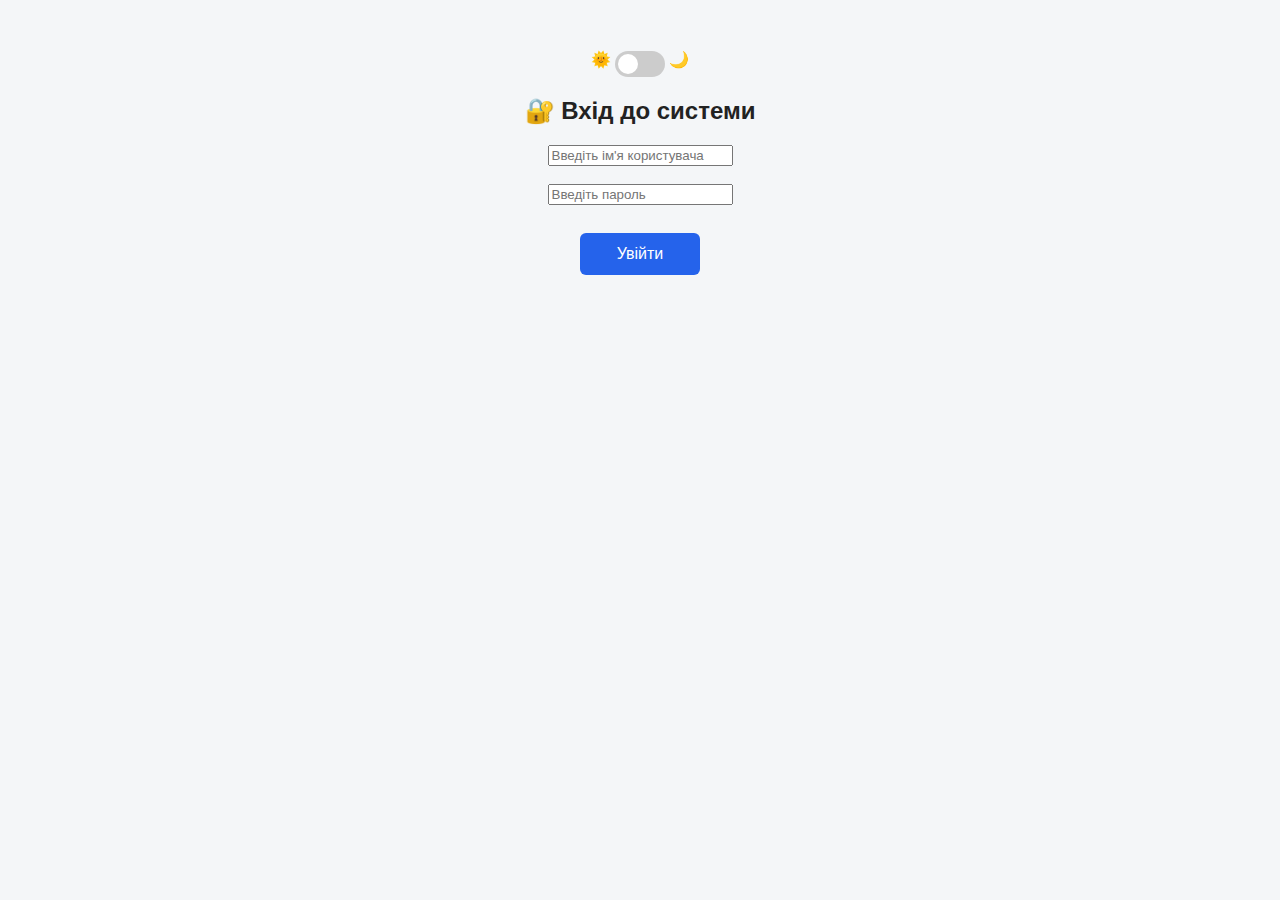
<file: index.html>
<!DOCTYPE html>
<html lang="uk">
<head>
  <meta charset="UTF-8">
  <meta name="viewport" content="width=device-width, initial-scale=1.0, maximum-scale=1">
  <title>Вхід</title>

  <!-- Тема за замовчуванням -->
  <link id="themeLink" rel="stylesheet" href="light.css">
 
  <script defer src="script_widgets.js"></script>
  <script defer src="script_login.js"></script>
</head>
<body>

  <!-- 🌗 Віджет перемикача теми -->
  <div class="theme-widget">
    <span class="sun">🌞</span>
    <label class="switch">
      <input type="checkbox" id="themeCheckbox">
      <span class="slider round"></span>
    </label>
    <span class="moon">🌙</span>
  </div>

  <!-- 🔐 Форма входу -->
  <div class="login-container">
    <h2>🔐 Вхід до системи</h2>
    <input id="username" type="text" placeholder="Введіть ім'я користувача"><br><br>
    <input id="password" type="password" placeholder="Введіть пароль"><br><br>
    <button id="loginBtn">Увійти</button>
    <p id="loginMsg"></p>
  </div>


</body>
</html>
</file>
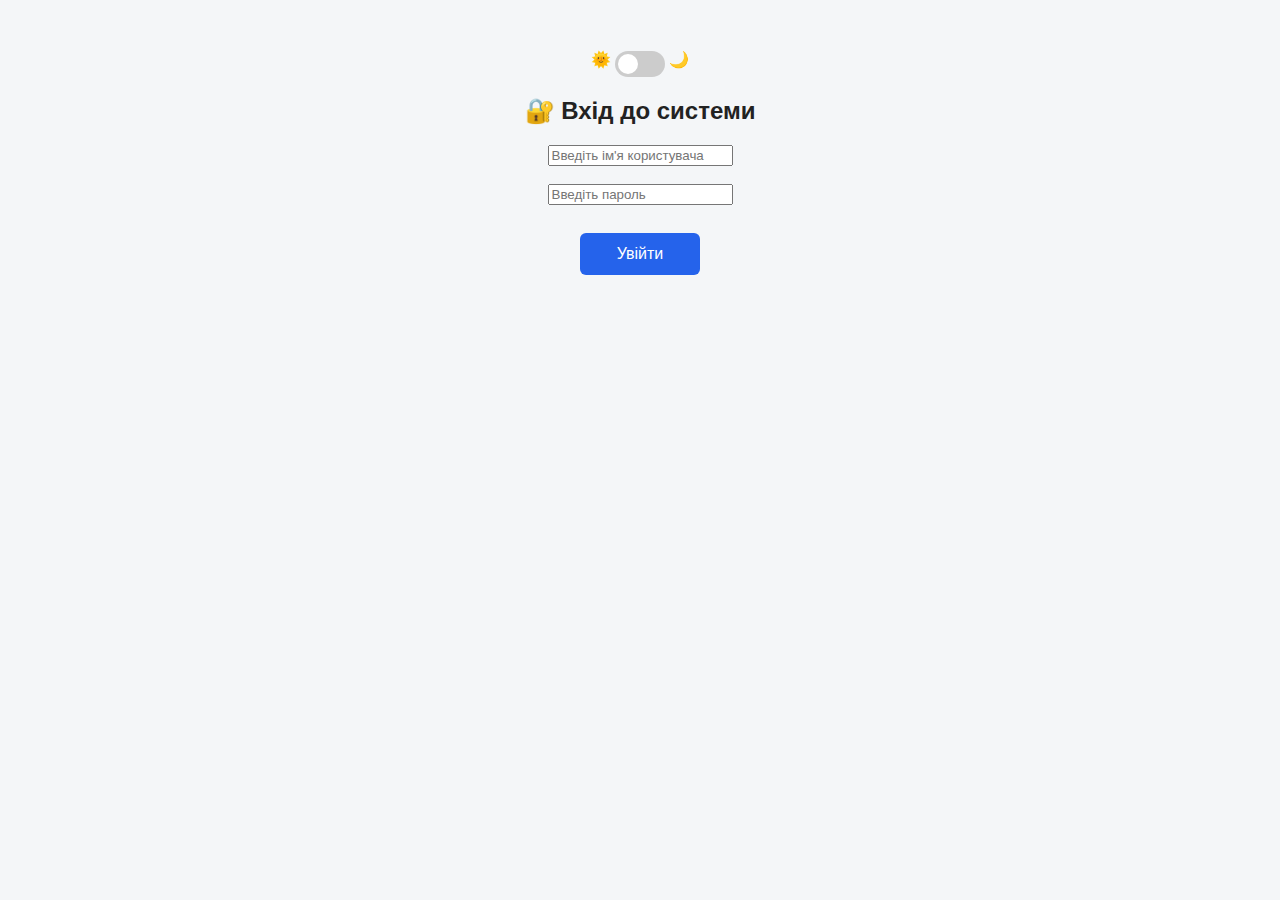
<file: page1.html>
<!DOCTYPE html>
<html lang="uk">
<head>
  <meta charset="UTF-8">
  <meta name="viewport" content="width=device-width, initial-scale=1.0">
  <title>Сторінка 1</title>
  <link rel="stylesheet" href="style.css">
</head>
<body>
   <!-- 🔘 Перемикач теми -->
  <div class="theme-switch">
    <span>🌞</span>
    <label class="switch">
      <input type="checkbox" id="themeCheckbox">
      <span class="slider"></span>
    </label>
    <span>🌙</span>
  </div>
  
  <div id="content" style="text-align:center; margin-top:50px;">
    <h1>Сторінка 1</h1>
    <p>Це перша приватна сторінка.</p>
    <button onclick="location.href='index.html'">На головну</button>

  </div>

  <script>
    // 🔒 Якщо не авторизований — повертаємо на головну
    if (localStorage.getItem("loggedIn") !== "true") {
      location.href = "index.html";
    }
  </script>
</body>
</html>
</file>
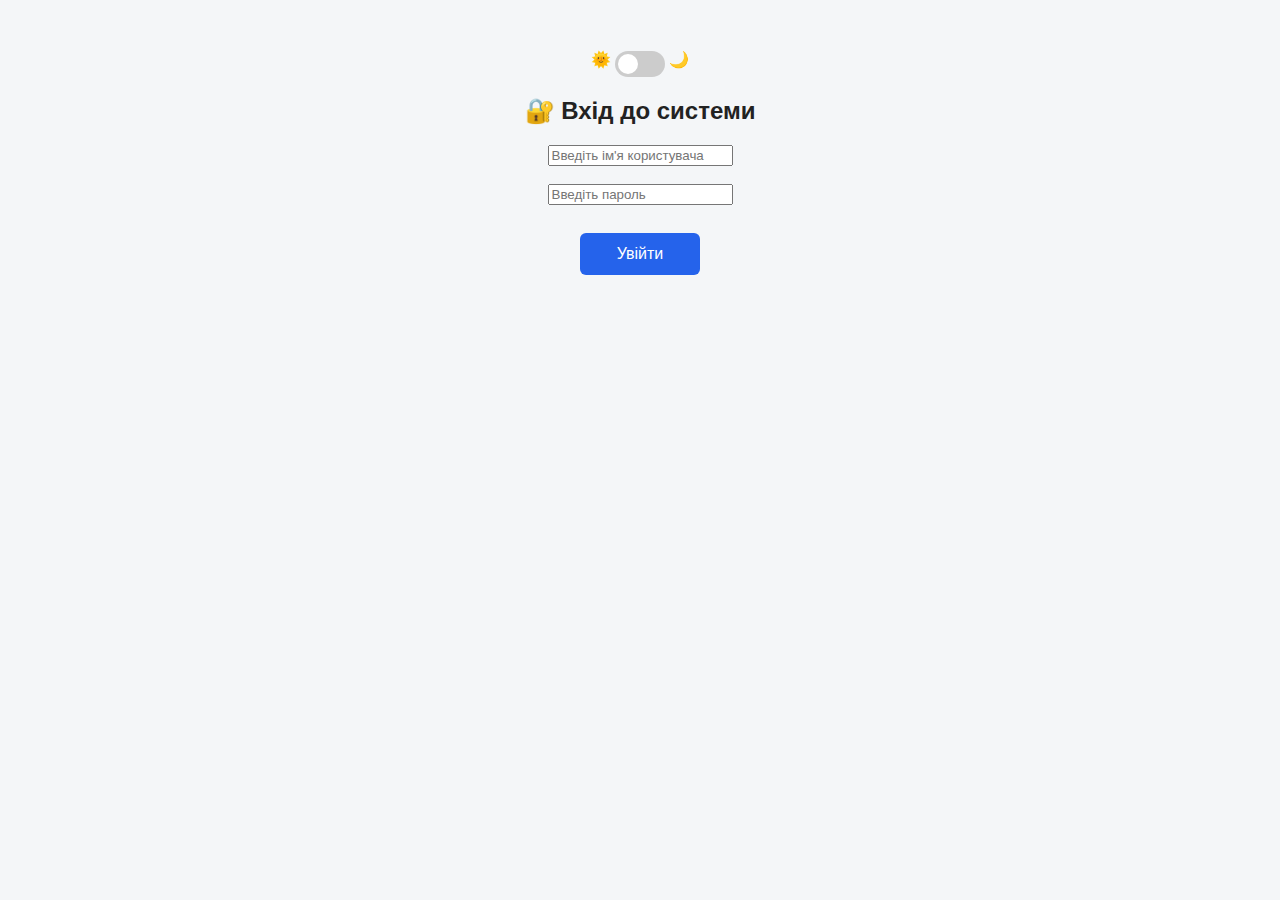
<file: page2.html>
<!DOCTYPE html>
<html lang="uk">
<head>
  <meta charset="UTF-8">
  <meta name="viewport" content="width=device-width, initial-scale=1.0">
  <title>Сторінка 2</title>
  <link rel="stylesheet" href="style.css">
  <script src="script.js"></script>
</head>
<body>
   <!-- 🔘 Перемикач теми -->
  <div class="theme-switch">
    <span>🌞</span>
    <label class="switch">
      <input type="checkbox" id="themeCheckbox">
      <span class="slider"></span>
    </label>
    <span>🌙</span>
  </div>
  
  <div id="content" style="text-align:center; margin-top:50px;">
    <h1>Сторінка 2</h1>
    <p>Це друга приватна сторінка.</p>
    <button onclick="location.href='index.html'">На головну</button>
   
  </div>

  <script>
    if (localStorage.getItem("loggedIn") !== "true") {
      location.href = "index.html";
    }
  </script>
</body>
</html>
</file>
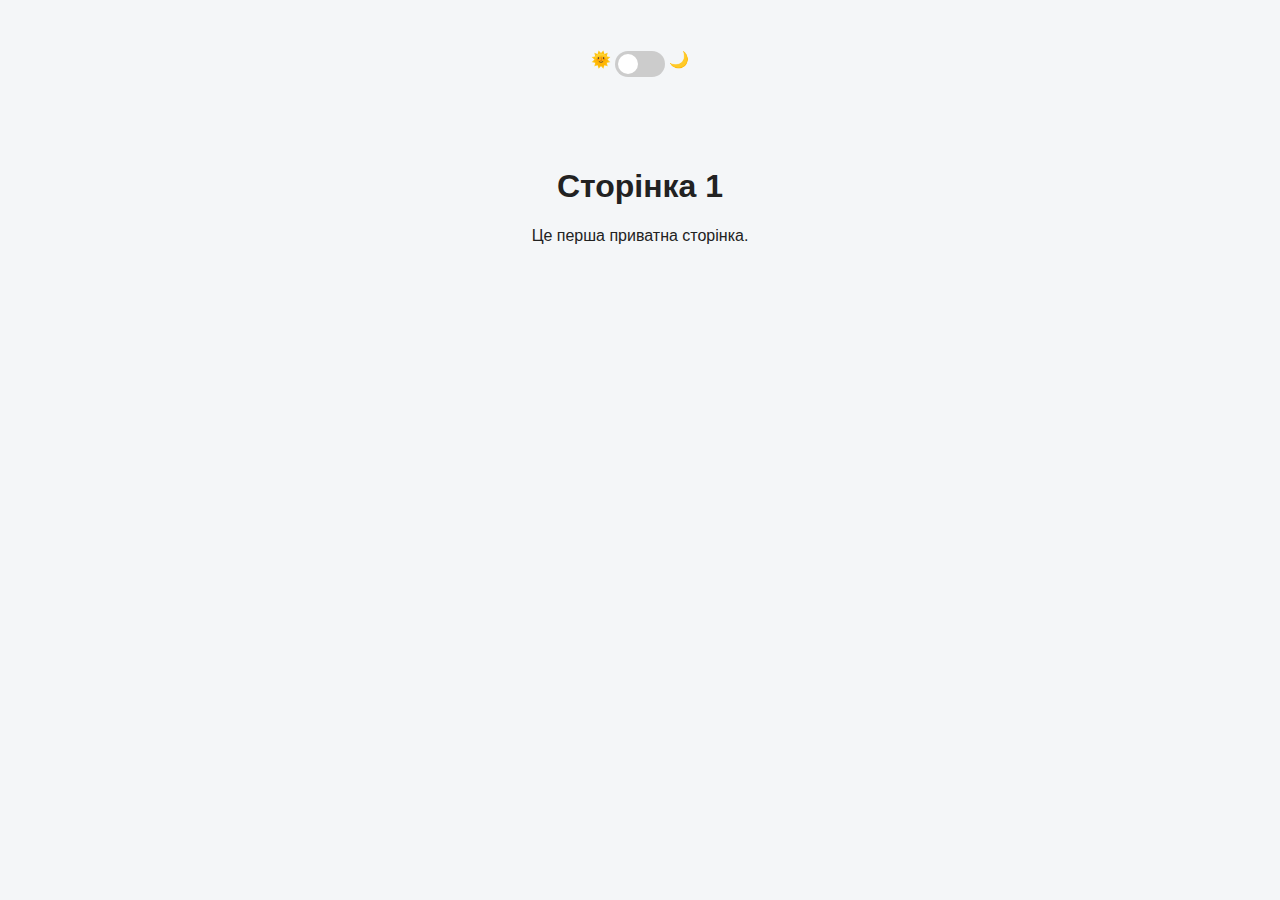
<file: PO_EN.html>
<!DOCTYPE html>
<html lang="uk">
<head>
  <meta charset="UTF-8">
  <meta name="viewport" content="width=device-width, initial-scale=1.0, maximum-scale=1">
  <title>Сторінка 1</title>
  <script defer src="script_widgets.js"></script>
  <link id="themeLink" rel="stylesheet" href="light.css">

</head>
<body>
   <!-- 🔘 Перемикач теми -->
  <div class="theme-widget">
    <span class="sun">🌞</span>
    <label class="switch">
      <input type="checkbox" id="themeCheckbox">
      <span class="slider round"></span>
    </label>
    <span class="moon">🌙</span>
  </div>
  
  <div id="content" style="text-align:center; margin-top:50px;">
    <h1>Сторінка 1</h1>
    <p>Це перша приватна сторінка.</p>


  

</body>
</html>
</file>
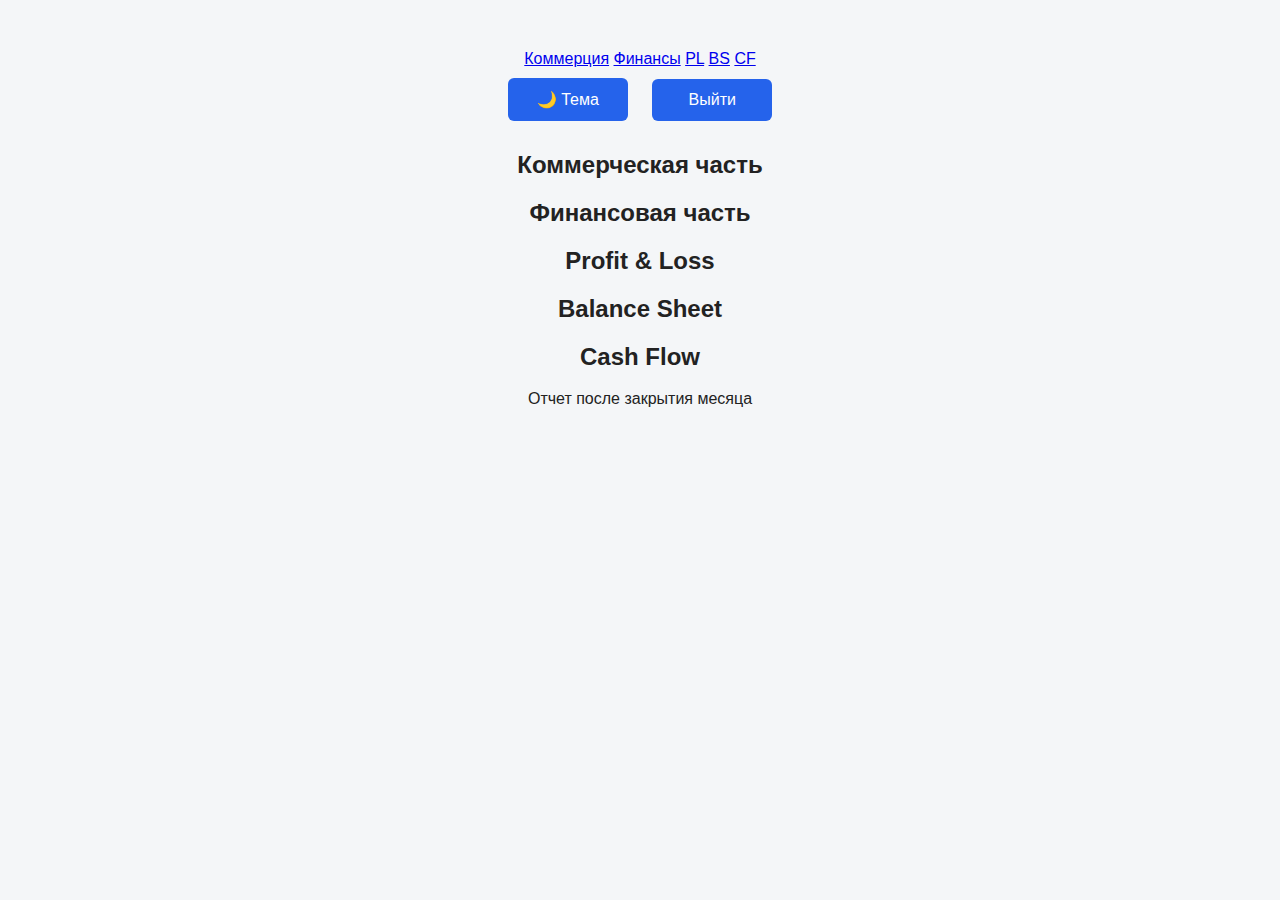
<file: PO_RU.html>
<!DOCTYPE html>
<html lang="ru">
<head>
  <meta charset="UTF-8" />
  <meta name="viewport" content="width=device-width, initial-scale=1.0" />
  <title>Отчет с графиками</title>

  <!-- Plotly -->
  <script src="https://cdn.plot.ly/plotly-latest.min.js"></script>

  <!-- Підключення тем -->
  <link rel="stylesheet" href="light.css" id="theme-link">
</head>
<body>
  <nav>
    <div class="nav-links">
      <a href="#commercial">Коммерция</a>
      <a href="#financial">Финансы</a>
      <a href="#pl">PL</a>
      <a href="#bs">BS</a>
      <a href="#cf">CF</a>
    </div>
    <div class="nav-actions">
      <button class="btn btn-theme" id="themeToggle">🌙 Тема</button>
      <button class="btn btn-logout" id="logoutBtn">Выйти</button>
    </div>
  </nav>

  <main>
    <section id="commercial">
      <h2>Коммерческая часть</h2>
      <div class="chart-container" id="sales_fig1"></div>
      <div class="chart-container" id="sales_fig2"></div>
    </section>

    <section id="financial">
      <h2>Финансовая часть</h2>
      <div class="chart-container" id="fin_fig1"></div>
      <div class="chart-container" id="fin_fig2"></div>
    </section>

    <section id="pl">
      <h2>Profit & Loss</h2>
      <div class="chart-container" id="pl_fig1"></div>
      <div class="chart-container" id="pl_fig2"></div>
    </section>

    <section id="bs">
      <h2>Balance Sheet</h2>
      <div class="chart-container" id="bs_fig1"></div>
    </section>

    <section id="cf">
      <h2>Cash Flow</h2>
      <div class="chart-container" id="cf_fig1"></div>
    </section>
  </main>

  <footer>
    Отчет после закрытия месяца
  </footer>

  <script src="script.js"></script>
</body>
</html>
</file>
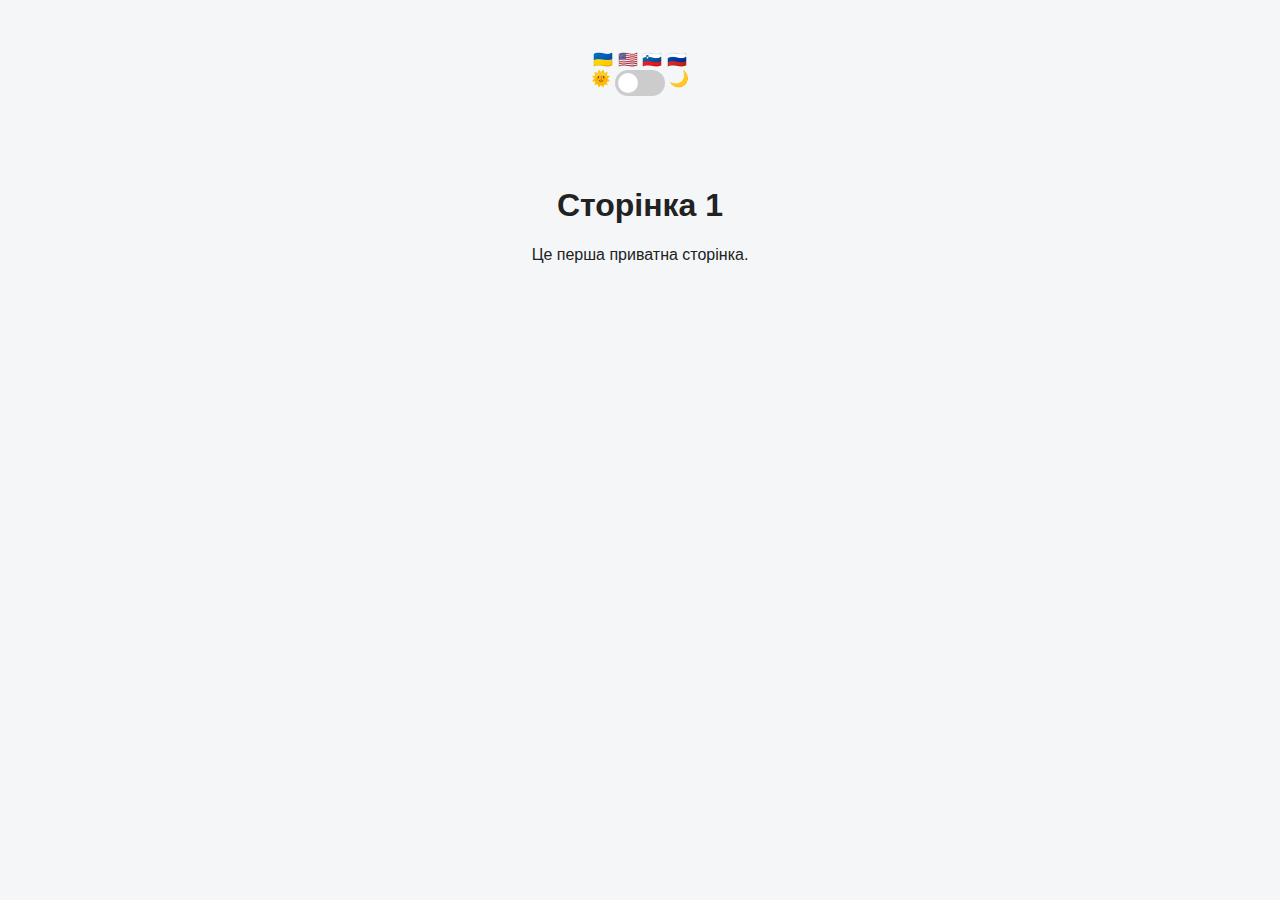
<file: PO_SI.html>
<!DOCTYPE html>
<html lang="uk">
<head>
  <meta charset="UTF-8">
  <meta name="viewport" content="width=device-width, initial-scale=1.0, maximum-scale=1">
  <title>Сторінка 1</title>
  <script defer src="script_widgets.js"></script>
  <link id="themeLink" rel="stylesheet" href="light.css">

</head>
<body>
    <!-- 🌍 Віджет вибору мови -->
  <div class="language-widget">
    <span class="flag" data-lang="uk" title="Українська">🇺🇦</span>
    <span class="flag" data-lang="en" title="English">🇺🇸</span>
    <span class="flag" data-lang="si" title="Slovenščina">🇸🇮</span>
    <span class="flag" data-lang="ru" title="Русский">🇷🇺</span>
  </div>

  
   <!-- 🔘 Перемикач теми -->
  <div class="theme-widget">
    <span class="sun">🌞</span>
    <label class="switch">
      <input type="checkbox" id="themeCheckbox">
      <span class="slider round"></span>
    </label>
    <span class="moon">🌙</span>
  </div>





  
  
  <div id="content" style="text-align:center; margin-top:50px;">
    <h1>Сторінка 1</h1>
    <p>Це перша приватна сторінка.</p>


  

</body>
</html>
</file>
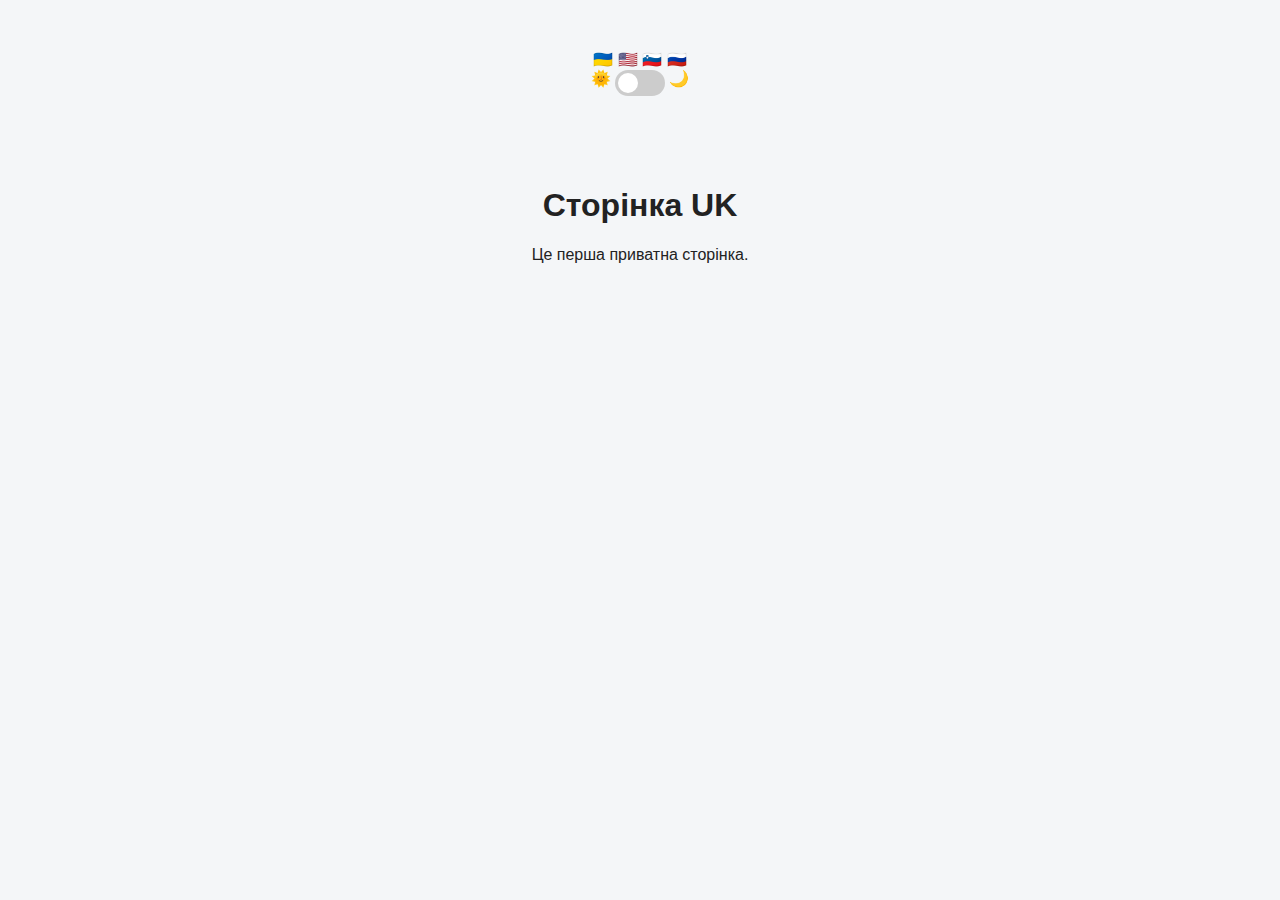
<file: PO_UK.html>
<!DOCTYPE html>
<html lang="uk">
<head>
  <meta charset="UTF-8">
  <meta name="viewport" content="width=device-width, initial-scale=1.0, maximum-scale=1">
  <title>Сторінка 1</title>
  <script defer src="script_widgets.js"></script>
  <link id="themeLink" rel="stylesheet" href="light.css">

</head>
<body>
    <!-- 🌍 Віджет вибору мови -->
  <div class="language-widget">
    <span class="flag" data-lang="uk" title="Українська">🇺🇦</span>
    <span class="flag" data-lang="en" title="English">🇺🇸</span>
    <span class="flag" data-lang="si" title="Slovenščina">🇸🇮</span>
    <span class="flag" data-lang="ru" title="Русский">🇷🇺</span>
  </div>

  
   <!-- 🔘 Перемикач теми -->
  <div class="theme-widget">
    <span class="sun">🌞</span>
    <label class="switch">
      <input type="checkbox" id="themeCheckbox">
      <span class="slider round"></span>
    </label>
    <span class="moon">🌙</span>
  </div>





  
  
  <div id="content" style="text-align:center; margin-top:50px;">
    <h1>Сторінка UK</h1>
    <p>Це перша приватна сторінка.</p>


  

</body>
</html>
</file>
<file: light.css>
body {
  font-family: Arial, sans-serif;
  background-color: #f4f6f8;
  color: #222;
  text-align: center;
  margin: 0;
  padding: 50px;
  transition: background-color 0.3s, color 0.3s;
  box-sizing: border-box;
}

/* 🔘 Кнопки */
button {
  margin: 10px;
  padding: 12px 20px;
  font-size: 16px;
  background-color: #2563eb;
  color: white;
  border: none;
  border-radius: 6px;
  cursor: pointer;
  transition: 0.2s;
  min-width: 120px;
}

button:hover {
  background-color: #1d4ed8;
}

/* 🧩 Контейнер логіну і контенту */
#login, #content {
  margin: 0 auto;
  max-width: 400px;
  padding: 20px;
  box-sizing: border-box;
}

/* 🔄 Перемикач теми */
.theme-switch {
  position: fixed;
  top: 15px;
  right: 15px;
  display: flex;
  align-items: center;
  gap: 8px;
  font-size: 14px;
}

.switch {
  position: relative;
  display: inline-block;
  width: 50px;
  height: 26px;
}

.switch input {
  opacity: 0;
  width: 0;
  height: 0;
}

.slider {
  position: absolute;
  cursor: pointer;
  inset: 0;
  background-color: #ccc;
  transition: 0.4s;
  border-radius: 34px;
}

.slider:before {
  position: absolute;
  content: "";
  height: 20px;
  width: 20px;
  left: 3px;
  bottom: 3px;
  background-color: white;
  transition: 0.4s;
  border-radius: 50%;
}

input:checked + .slider {
  background-color: #2563eb;
}

input:checked + .slider:before {
  transform: translateX(24px);
}

/* 📱 Адаптивність */
@media (max-width: 600px) {
  body {
    padding: 20px;
    font-size: 14px;
  }

  #login, #content {
    width: 100%;
    padding: 15px;
  }

  input[type="password"] {
    width: 90%;
    padding: 10px;
    font-size: 16px;
  }

  button {
    width: 100%;
    font-size: 16px;
    padding: 14px;
  }

  h1, h2 {
    font-size: 1.5em;
  }

  .theme-switch {
    top: 10px;
    right: 10px;
    font-size: 12px;
  }
}
</file>
<file: style.css>
/* 🌞 Світла тема */
body {
  font-family: Arial, sans-serif;
  background-color: #f4f6f8;
  color: #222;
  text-align: center;
  margin: 0;
  padding: 50px;
  transition: background-color 0.3s, color 0.3s;
}

/* 🌙 Темна тема */
body.dark-mode {
  background-color: #1e293b;
  color: #f8fafc;
}

/* 🔘 Кнопки */
button {
  margin: 10px;
  padding: 12px 20px;
  font-size: 16px;
  background-color: #2563eb;
  color: white;
  border: none;
  border-radius: 6px;
  cursor: pointer;
  transition: 0.2s;
}

button:hover {
  background-color: #1d4ed8;
}

/* 🔄 Перемикач теми */
.theme-switch {
  position: fixed;
  top: 15px;
  right: 15px;
  display: flex;
  align-items: center;
  gap: 8px;
  font-size: 14px;
}

.switch {
  position: relative;
  display: inline-block;
  width: 50px;
  height: 26px;
}

.switch input {
  opacity: 0;
  width: 0;
  height: 0;
}

.slider {
  position: absolute;
  cursor: pointer;
  inset: 0;
  background-color: #ccc;
  transition: 0.4s;
  border-radius: 34px;
}

.slider:before {
  position: absolute;
  content: "";
  height: 20px;
  width: 20px;
  left: 3px;
  bottom: 3px;
  background-color: white;
  transition: 0.4s;
  border-radius: 50%;
}

/* Якщо активний */
input:checked + .slider {
  background-color: #2563eb;
}

input:checked + .slider:before {
  transform: translateX(24px);
}

/* 🌙 Темна тема — змінюємо колір перемикача */
body.dark-mode .slider {
  background-color: #3b82f6;
}
</file>
